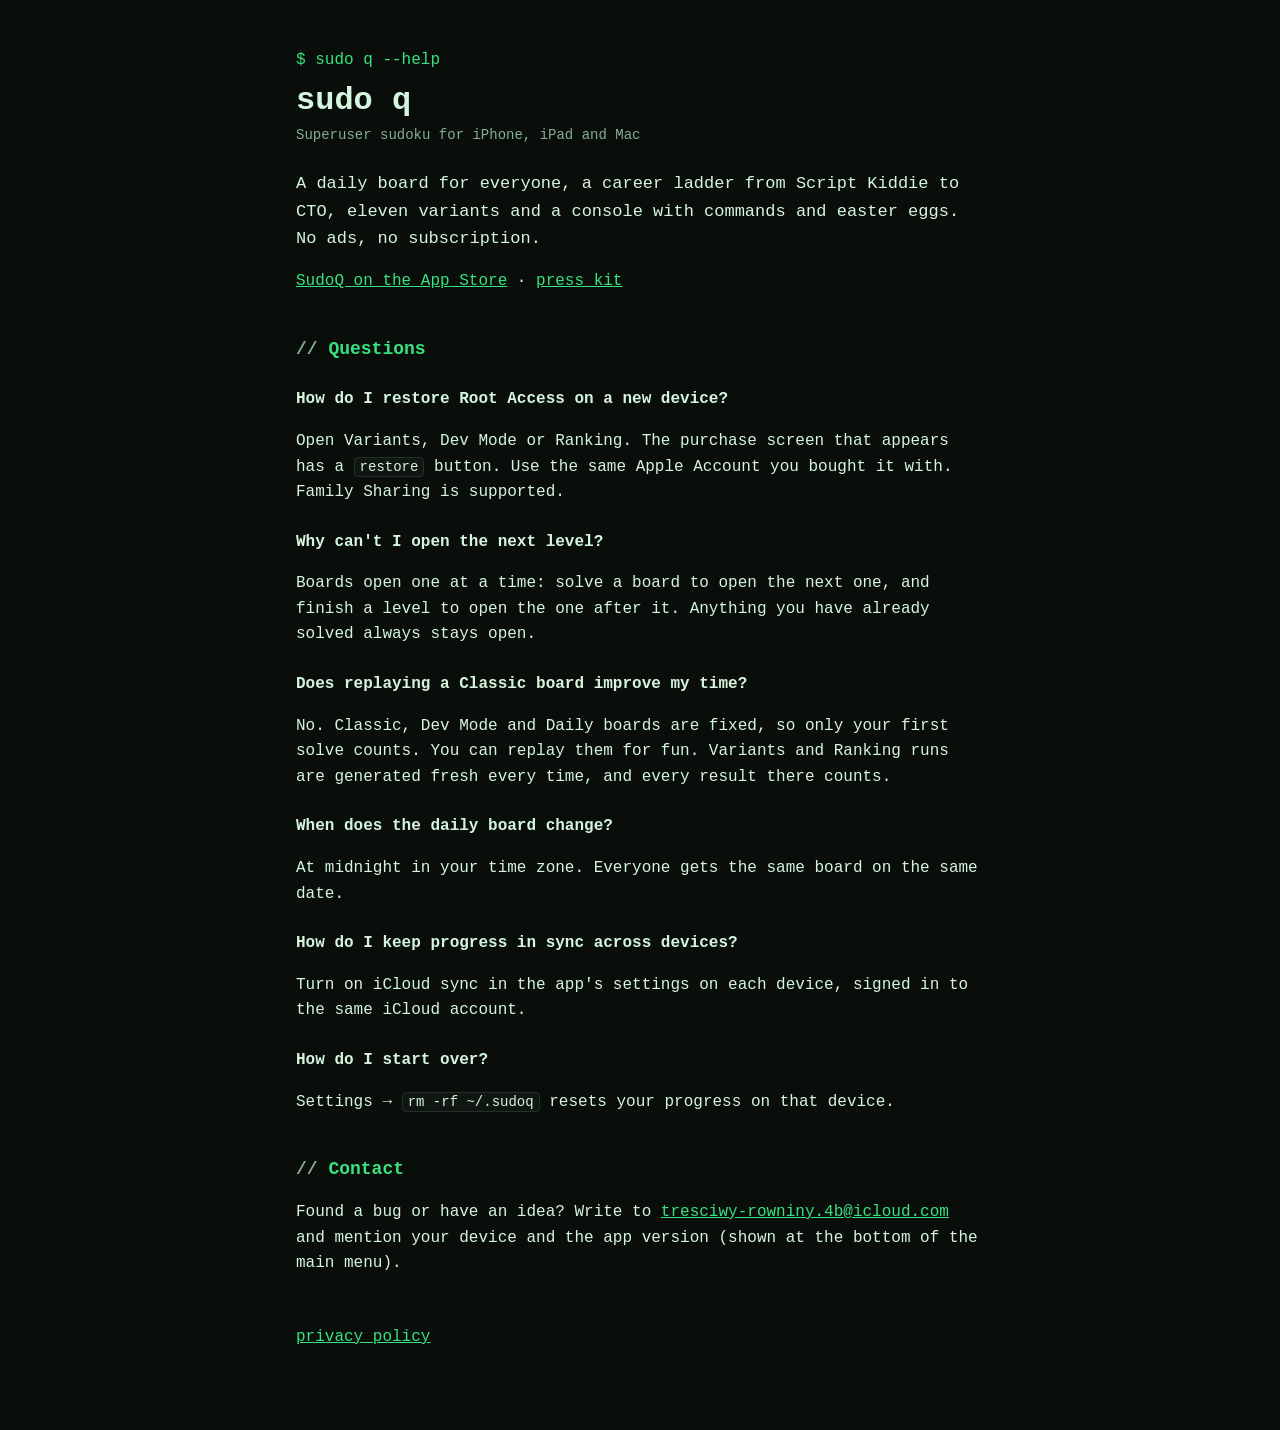
<file: index.html>
<!doctype html>
<html lang="en">
<head>
<meta charset="utf-8">
<meta name="viewport" content="width=device-width, initial-scale=1">
<title>SudoQ Support</title>
<link rel="stylesheet" href="style.css">
</head>
<body>
<main>
  <p class="prompt">$ sudo q --help</p>
  <h1>sudo q</h1>
  <p class="meta">Superuser sudoku for iPhone, iPad and Mac</p>

  <p class="lead">A daily board for everyone, a career ladder from Script Kiddie to CTO, eleven variants and a
  console with commands and easter eggs. No ads, no subscription.</p>

  <p><a href="https://apps.apple.com/app/sudoq-sudoku-for-developers/id6821464594">SudoQ on the App Store</a> ·
  <a href="press.html">press kit</a></p>

  <h2>Questions</h2>

  <h3>How do I restore Root Access on a new device?</h3>
  <p>Open Variants, Dev Mode or Ranking. The purchase screen that appears has a <code>restore</code> button.
  Use the same Apple Account you bought it with. Family Sharing is supported.</p>

  <h3>Why can't I open the next level?</h3>
  <p>Boards open one at a time: solve a board to open the next one, and finish a level to open the one after it.
  Anything you have already solved always stays open.</p>

  <h3>Does replaying a Classic board improve my time?</h3>
  <p>No. Classic, Dev Mode and Daily boards are fixed, so only your first solve counts. You can replay them for fun.
  Variants and Ranking runs are generated fresh every time, and every result there counts.</p>

  <h3>When does the daily board change?</h3>
  <p>At midnight in your time zone. Everyone gets the same board on the same date.</p>

  <h3>How do I keep progress in sync across devices?</h3>
  <p>Turn on iCloud sync in the app's settings on each device, signed in to the same iCloud account.</p>

  <h3>How do I start over?</h3>
  <p>Settings → <code>rm -rf ~/.sudoq</code> resets your progress on that device.</p>

  <h2>Contact</h2>
  <p>Found a bug or have an idea? Write to <a href="mailto:tresciwy-rowniny.4b@icloud.com">tresciwy-rowniny.4b@icloud.com</a> and mention your
  device and the app version (shown at the bottom of the main menu).</p>

  <p class="nav"><a href="privacy.html">privacy policy</a></p>
</main>
</body>
</html>
</file>
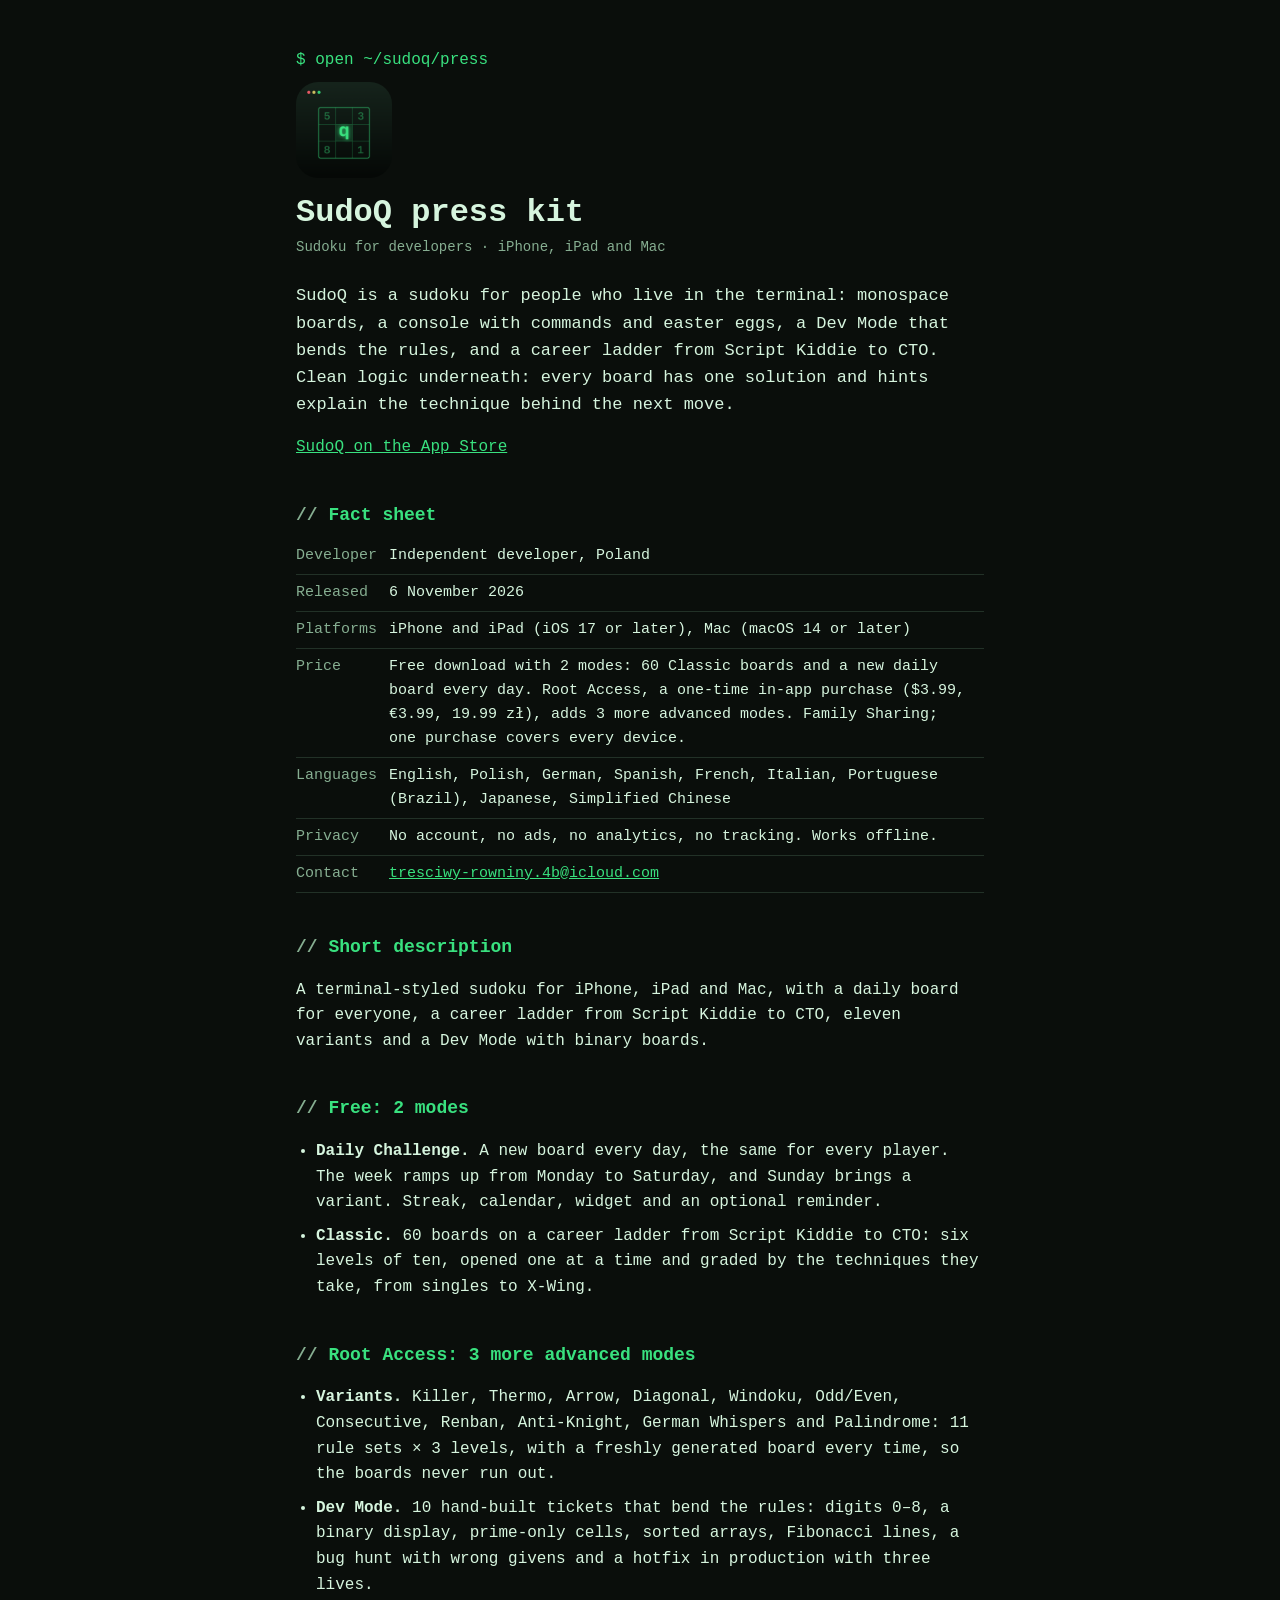
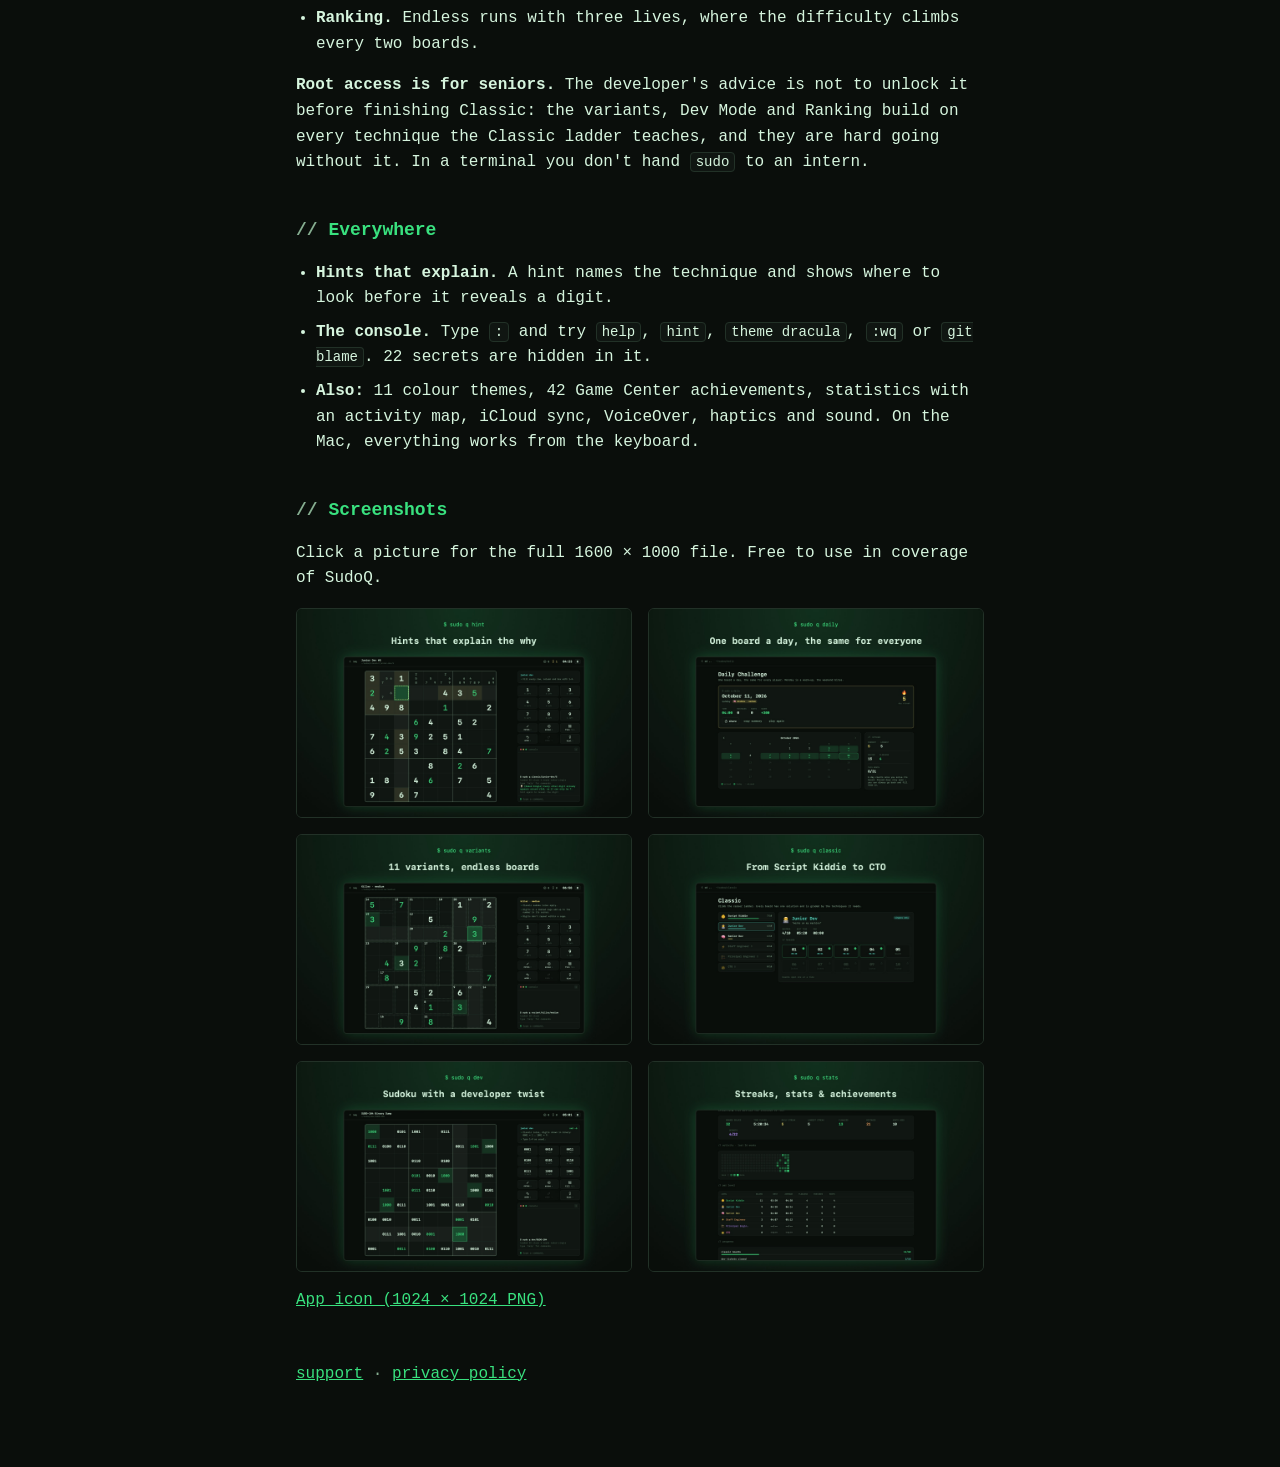
<file: press.html>
<!doctype html>
<html lang="en">
<head>
<meta charset="utf-8">
<meta name="viewport" content="width=device-width, initial-scale=1">
<title>SudoQ Press Kit</title>
<meta name="description" content="Fact sheet, description, screenshots and icon of SudoQ, a sudoku for developers on iPhone, iPad and Mac.">
<meta property="og:title" content="SudoQ: Sudoku for Developers">
<meta property="og:description" content="A terminal-styled sudoku for iPhone, iPad and Mac, with a console, Dev Mode and 11 variants.">
<meta property="og:image" content="https://wulu5.github.io/sudoq-site/press/en-game.jpg">
<link rel="stylesheet" href="style.css">
<style>
  .shots { display: grid; grid-template-columns: 1fr; gap: 16px; margin: 16px 0; }
  .shots img { width: 100%; height: auto; border: 1px solid var(--border); border-radius: 6px; display: block; }
  .shots a { text-decoration: none; }
  .facts { border-collapse: collapse; width: 100%; font-size: 15px; }
  .facts th, .facts td { text-align: left; vertical-align: top; padding: 6px 12px 6px 0; border-bottom: 1px solid var(--border); }
  .facts th { color: var(--dim); font-weight: normal; white-space: nowrap; }
  .icon { width: 96px; height: 96px; border-radius: 22px; display: block; margin: 0 0 16px; }
  @media (min-width: 720px) { .shots { grid-template-columns: 1fr 1fr; } }
</style>
</head>
<body>
<main>
  <p class="prompt">$ open ~/sudoq/press</p>
  <img class="icon" src="press/icon.png" alt="SudoQ app icon">
  <h1>SudoQ press kit</h1>
  <p class="meta">Sudoku for developers · iPhone, iPad and Mac</p>

  <p class="lead">SudoQ is a sudoku for people who live in the terminal: monospace boards, a console with commands
  and easter eggs, a Dev Mode that bends the rules, and a career ladder from Script Kiddie to CTO. Clean logic
  underneath: every board has one solution and hints explain the technique behind the next move.</p>

  <p><a href="https://apps.apple.com/app/sudoq-sudoku-for-developers/id6821464594">SudoQ on the App Store</a></p>

  <h2>Fact sheet</h2>
  <table class="facts">
    <tr><th>Developer</th><td>Independent developer, Poland</td></tr>
    <tr><th>Released</th><td>6 November 2026</td></tr>
    <tr><th>Platforms</th><td>iPhone and iPad (iOS 17 or later), Mac (macOS 14 or later)</td></tr>
    <tr><th>Price</th><td>Free download with 2 modes: 60 Classic boards and a new daily board every day. Root Access, a one-time in-app purchase ($3.99, €3.99, 19.99 zł), adds 3 more advanced modes. Family Sharing; one purchase covers every device.</td></tr>
    <tr><th>Languages</th><td>English, Polish, German, Spanish, French, Italian, Portuguese (Brazil), Japanese, Simplified Chinese</td></tr>
    <tr><th>Privacy</th><td>No account, no ads, no analytics, no tracking. Works offline.</td></tr>
    <tr><th>Contact</th><td><a href="mailto:tresciwy-rowniny.4b@icloud.com">tresciwy-rowniny.4b@icloud.com</a></td></tr>
  </table>

  <h2>Short description</h2>
  <p>A terminal-styled sudoku for iPhone, iPad and Mac, with a daily board for everyone, a career ladder from
  Script Kiddie to CTO, eleven variants and a Dev Mode with binary boards.</p>

  <h2>Free: 2 modes</h2>
  <ul>
    <li><strong>Daily Challenge.</strong> A new board every day, the same for every player. The week ramps up from
    Monday to Saturday, and Sunday brings a variant. Streak, calendar, widget and an optional reminder.</li>
    <li><strong>Classic.</strong> 60 boards on a career ladder from Script Kiddie to CTO: six levels of ten, opened
    one at a time and graded by the techniques they take, from singles to X-Wing.</li>
  </ul>

  <h2>Root Access: 3 more advanced modes</h2>
  <ul>
    <li><strong>Variants.</strong> Killer, Thermo, Arrow, Diagonal, Windoku, Odd/Even, Consecutive, Renban,
    Anti-Knight, German Whispers and Palindrome: 11 rule sets × 3 levels, with a freshly generated board every
    time, so the boards never run out.</li>
    <li><strong>Dev Mode.</strong> 10 hand-built tickets that bend the rules: digits 0–8, a binary display,
    prime-only cells, sorted arrays, Fibonacci lines, a bug hunt with wrong givens and a hotfix in production with
    three lives.</li>
    <li><strong>Ranking.</strong> Endless runs with three lives, where the difficulty climbs every two boards.</li>
  </ul>
  <p><strong>Root access is for seniors.</strong> The developer's advice is not to unlock it before finishing Classic:
  the variants, Dev Mode and Ranking build on every technique the Classic ladder teaches, and they are hard
  going without it. In a terminal you don't hand <code>sudo</code> to an intern.</p>

  <h2>Everywhere</h2>
  <ul>
    <li><strong>Hints that explain.</strong> A hint names the technique and shows where to look before it reveals
    a digit.</li>
    <li><strong>The console.</strong> Type <code>:</code> and try <code>help</code>, <code>hint</code>,
    <code>theme dracula</code>, <code>:wq</code> or <code>git blame</code>. 22 secrets are hidden in it.</li>
    <li><strong>Also:</strong> 11 colour themes, 42 Game Center achievements, statistics with an activity map,
    iCloud sync, VoiceOver, haptics and sound. On the Mac, everything works from the keyboard.</li>
  </ul>

  <h2>Screenshots</h2>
  <p>Click a picture for the full 1600 × 1000 file. Free to use in coverage of SudoQ.</p>
  <div class="shots">
    <a href="press/en-game.jpg"><img src="press/en-game.jpg" alt="A classic board with the console showing a Naked Single hint" loading="lazy"></a>
    <a href="press/en-daily.jpg"><img src="press/en-daily.jpg" alt="The Daily Challenge screen with a streak and a month calendar" loading="lazy"></a>
    <a href="press/en-variant.jpg"><img src="press/en-variant.jpg" alt="A Killer sudoku with dashed cages and their sums" loading="lazy"></a>
    <a href="press/en-classic.jpg"><img src="press/en-classic.jpg" alt="The Classic career ladder from Script Kiddie to CTO" loading="lazy"></a>
    <a href="press/en-dev.jpg"><img src="press/en-dev.jpg" alt="Dev Mode ticket Binary Dump with every digit in binary" loading="lazy"></a>
    <a href="press/en-stats.jpg"><img src="press/en-stats.jpg" alt="Statistics with an activity map and results per level" loading="lazy"></a>
  </div>
  <p><a href="press/icon.png">App icon (1024 × 1024 PNG)</a></p>

  <p class="nav"><a href="index.html">support</a> · <a href="privacy.html">privacy policy</a></p>
</main>
</body>
</html>
</file>
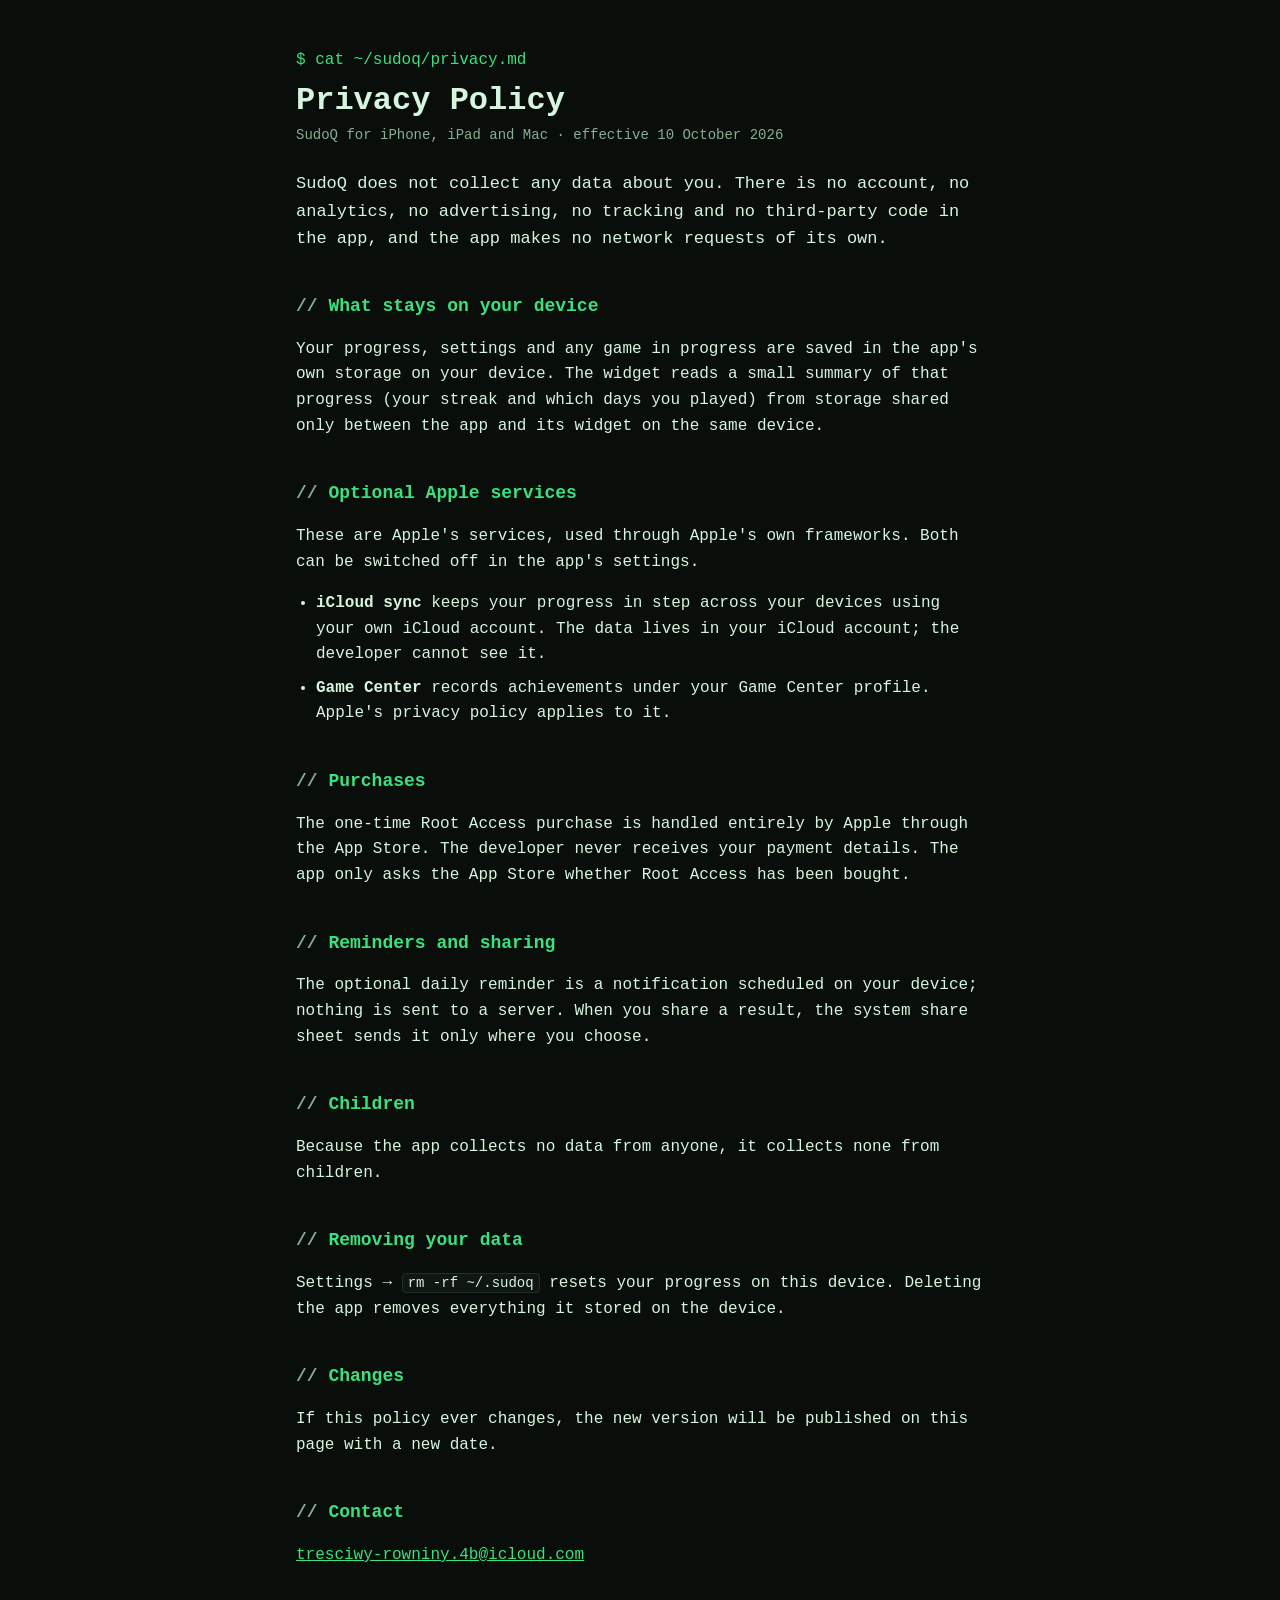
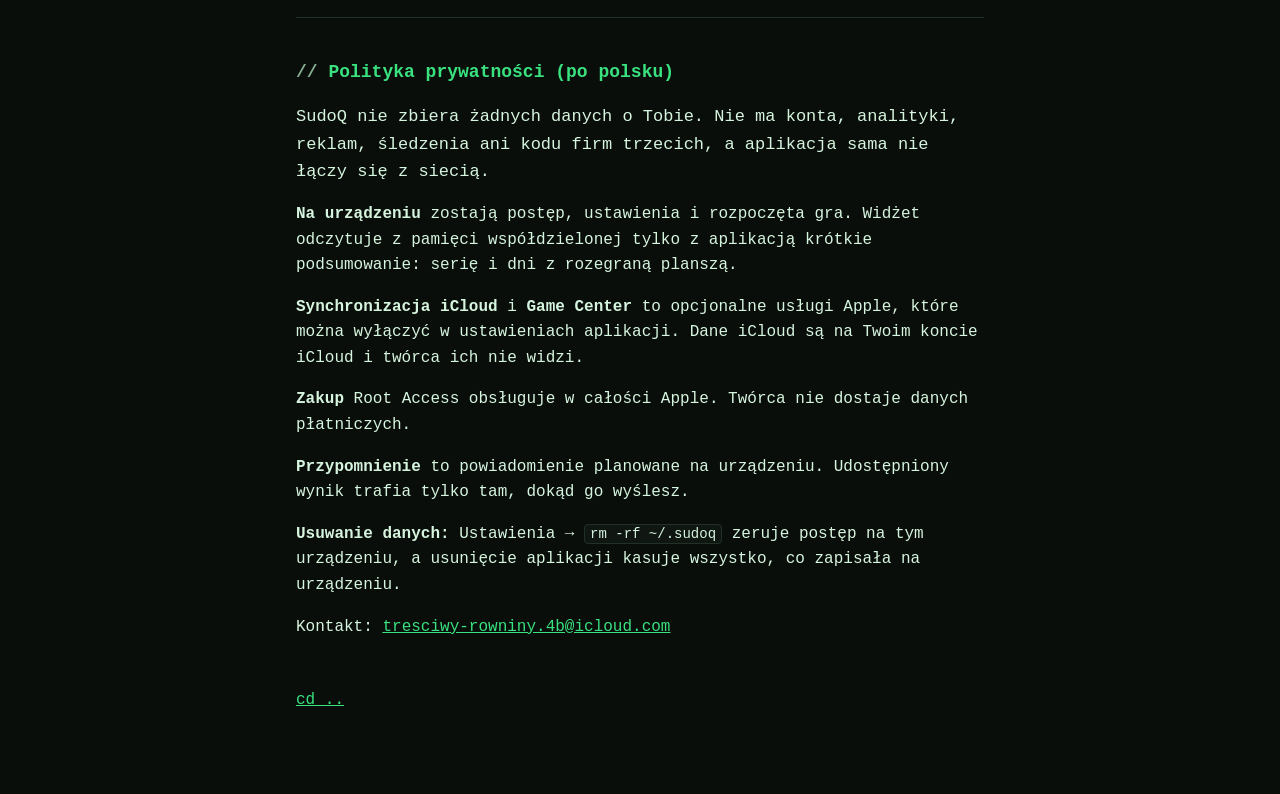
<file: privacy.html>
<!doctype html>
<html lang="en">
<head>
<meta charset="utf-8">
<meta name="viewport" content="width=device-width, initial-scale=1">
<title>SudoQ Privacy Policy</title>
<link rel="stylesheet" href="style.css">
</head>
<body>
<main>
  <p class="prompt">$ cat ~/sudoq/privacy.md</p>
  <h1>Privacy Policy</h1>
  <p class="meta">SudoQ for iPhone, iPad and Mac · effective 10 October 2026</p>

  <p class="lead">SudoQ does not collect any data about you. There is no account, no analytics, no advertising,
  no tracking and no third-party code in the app, and the app makes no network requests of its own.</p>

  <h2>What stays on your device</h2>
  <p>Your progress, settings and any game in progress are saved in the app's own storage on your device.
  The widget reads a small summary of that progress (your streak and which days you played) from storage
  shared only between the app and its widget on the same device.</p>

  <h2>Optional Apple services</h2>
  <p>These are Apple's services, used through Apple's own frameworks. Both can be switched off in the app's settings.</p>
  <ul>
    <li><strong>iCloud sync</strong> keeps your progress in step across your devices using your own iCloud account.
    The data lives in your iCloud account; the developer cannot see it.</li>
    <li><strong>Game Center</strong> records achievements under your Game Center profile. Apple's privacy policy applies to it.</li>
  </ul>

  <h2>Purchases</h2>
  <p>The one-time Root Access purchase is handled entirely by Apple through the App Store. The developer never
  receives your payment details. The app only asks the App Store whether Root Access has been bought.</p>

  <h2>Reminders and sharing</h2>
  <p>The optional daily reminder is a notification scheduled on your device; nothing is sent to a server.
  When you share a result, the system share sheet sends it only where you choose.</p>

  <h2>Children</h2>
  <p>Because the app collects no data from anyone, it collects none from children.</p>

  <h2>Removing your data</h2>
  <p>Settings → <code>rm -rf ~/.sudoq</code> resets your progress on this device. Deleting the app removes
  everything it stored on the device.</p>

  <h2>Changes</h2>
  <p>If this policy ever changes, the new version will be published on this page with a new date.</p>

  <h2>Contact</h2>
  <p><a href="mailto:tresciwy-rowniny.4b@icloud.com">tresciwy-rowniny.4b@icloud.com</a></p>

  <hr>

  <section lang="pl">
    <h2>Polityka prywatności (po polsku)</h2>
    <p class="lead">SudoQ nie zbiera żadnych danych o Tobie. Nie ma konta, analityki, reklam, śledzenia ani kodu
    firm trzecich, a aplikacja sama nie łączy się z siecią.</p>
    <p><strong>Na urządzeniu</strong> zostają postęp, ustawienia i rozpoczęta gra. Widżet odczytuje z pamięci
    współdzielonej tylko z aplikacją krótkie podsumowanie: serię i dni z rozegraną planszą.</p>
    <p><strong>Synchronizacja iCloud</strong> i <strong>Game Center</strong> to opcjonalne usługi Apple, które
    można wyłączyć w ustawieniach aplikacji. Dane iCloud są na Twoim koncie iCloud i twórca ich nie widzi.</p>
    <p><strong>Zakup</strong> Root Access obsługuje w całości Apple. Twórca nie dostaje danych płatniczych.</p>
    <p><strong>Przypomnienie</strong> to powiadomienie planowane na urządzeniu. Udostępniony wynik trafia tylko
    tam, dokąd go wyślesz.</p>
    <p><strong>Usuwanie danych:</strong> Ustawienia → <code>rm -rf ~/.sudoq</code> zeruje postęp na tym urządzeniu,
    a usunięcie aplikacji kasuje wszystko, co zapisała na urządzeniu.</p>
    <p>Kontakt: <a href="mailto:tresciwy-rowniny.4b@icloud.com">tresciwy-rowniny.4b@icloud.com</a></p>
  </section>

  <p class="nav"><a href="index.html">cd ..</a></p>
</main>
</body>
</html>
</file>
<file: style.css>
/* Terminal Green, the app's default theme. */
:root {
  --background: #0a0e0b;
  --surface: #101612;
  --border: #223127;
  --text: #d6f5de;
  --dim: #86ae91;
  --accent: #39e17f;
  color-scheme: dark;
}

* { box-sizing: border-box; }

body {
  margin: 0;
  background: var(--background);
  color: var(--text);
  font: 16px/1.6 ui-monospace, "SF Mono", Menlo, Consolas, monospace;
}

main {
  max-width: 720px;
  margin: 0 auto;
  padding: 48px 16px 64px;
}

.prompt { color: var(--accent); margin: 0 0 8px; }
h1 { font-size: 32px; line-height: 1.2; margin: 0; }
h2 { font-size: 18px; margin: 40px 0 8px; color: var(--accent); }
h2::before { content: "// "; color: var(--dim); }
h3 { font-size: 16px; margin: 24px 0 4px; }
.meta { color: var(--dim); margin: 4px 0 24px; font-size: 14px; }
.lead { font-size: 17px; }
p, li { color: var(--text); }
ul { padding-left: 20px; }
li { margin-bottom: 8px; }
a { color: var(--accent); }
code {
  background: var(--surface);
  border: 1px solid var(--border);
  border-radius: 4px;
  padding: 1px 5px;
  font-size: 14px;
}
hr { border: 0; border-top: 1px solid var(--border); margin: 48px 0 0; }
.nav { margin-top: 48px; color: var(--dim); }
</file>
